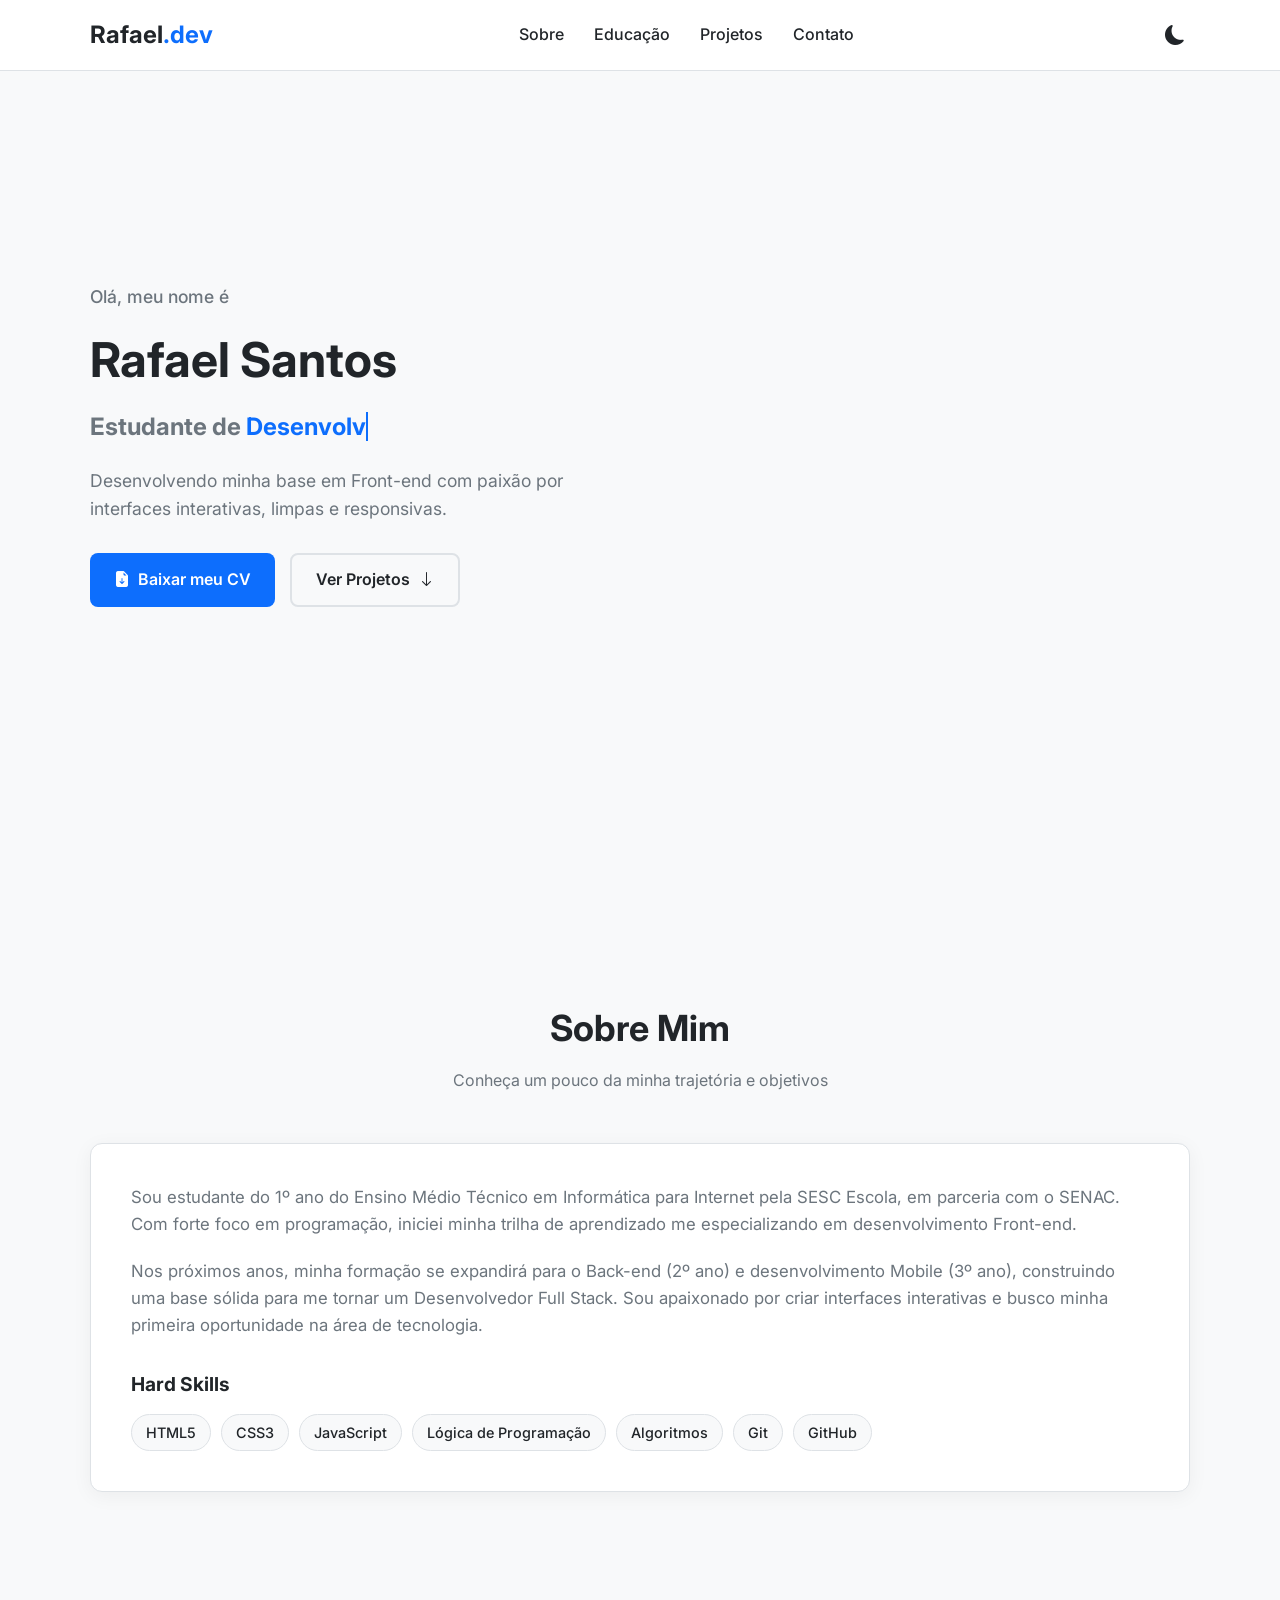
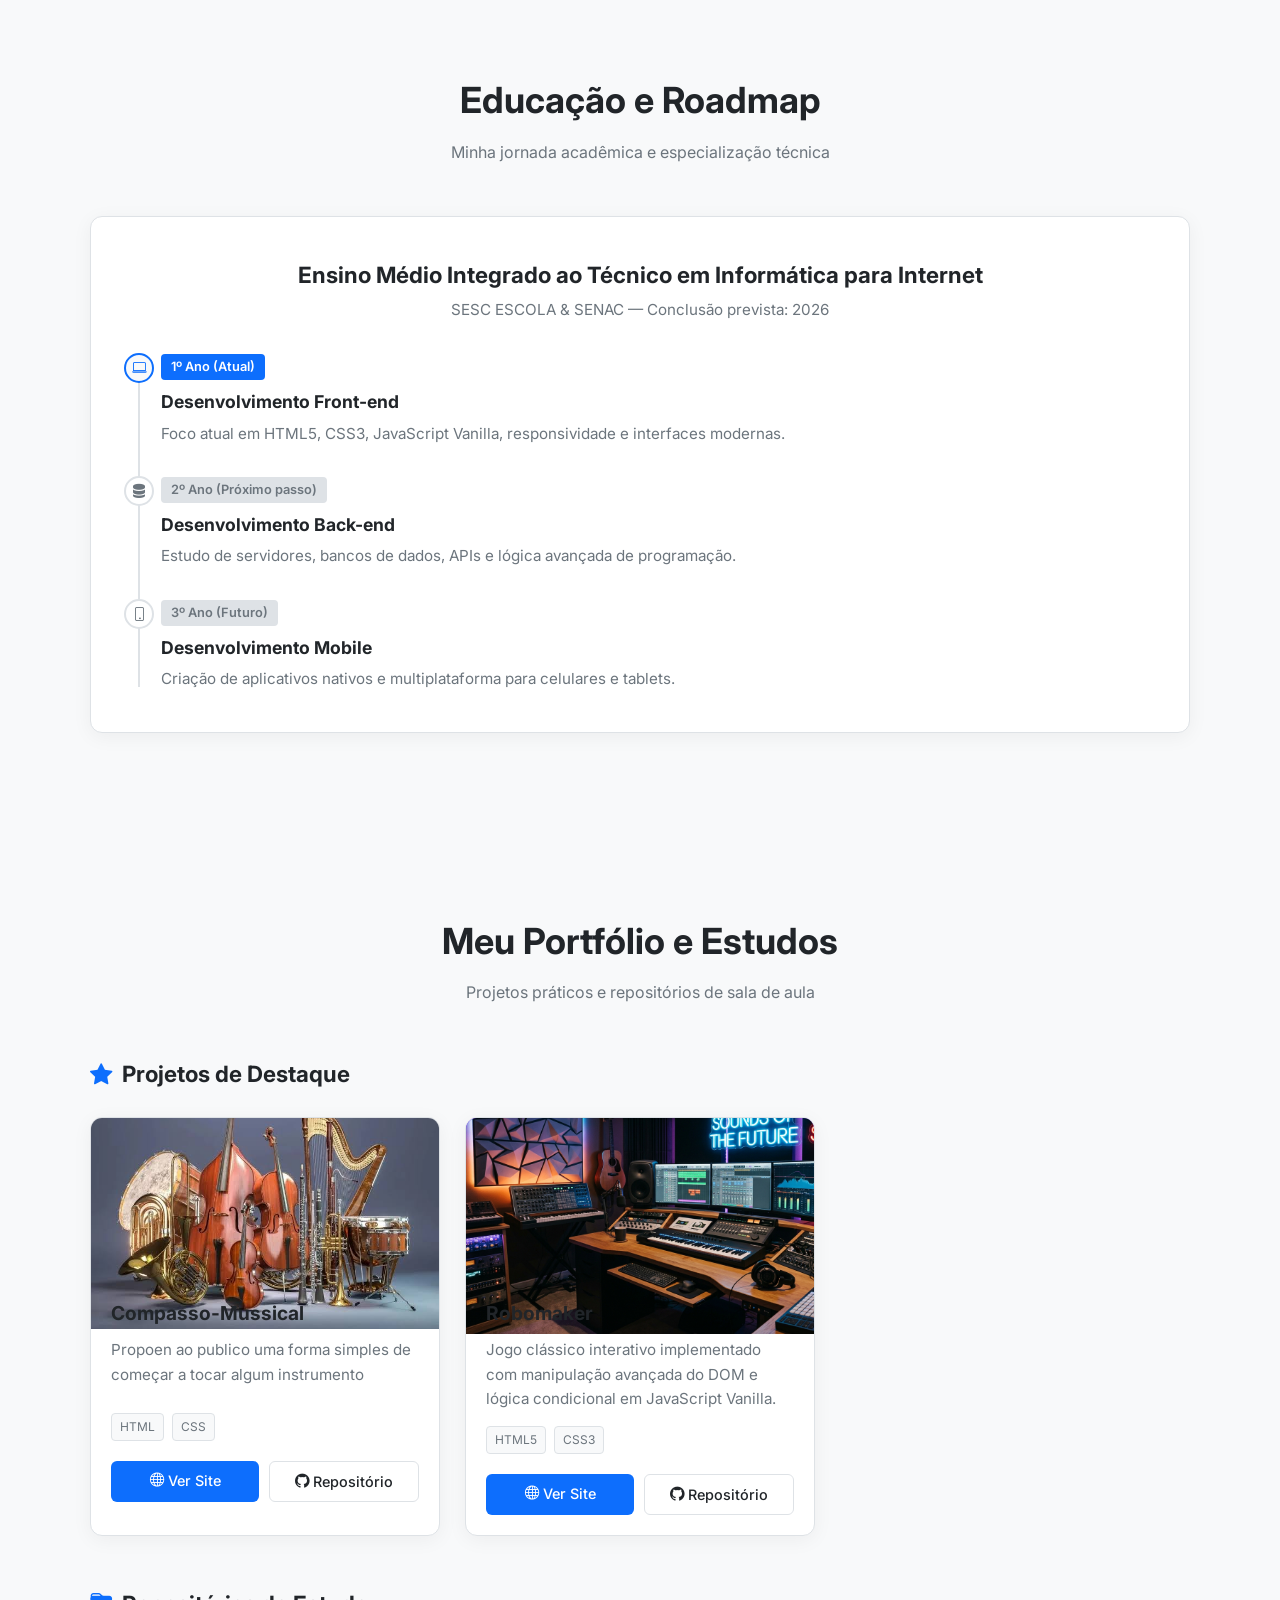
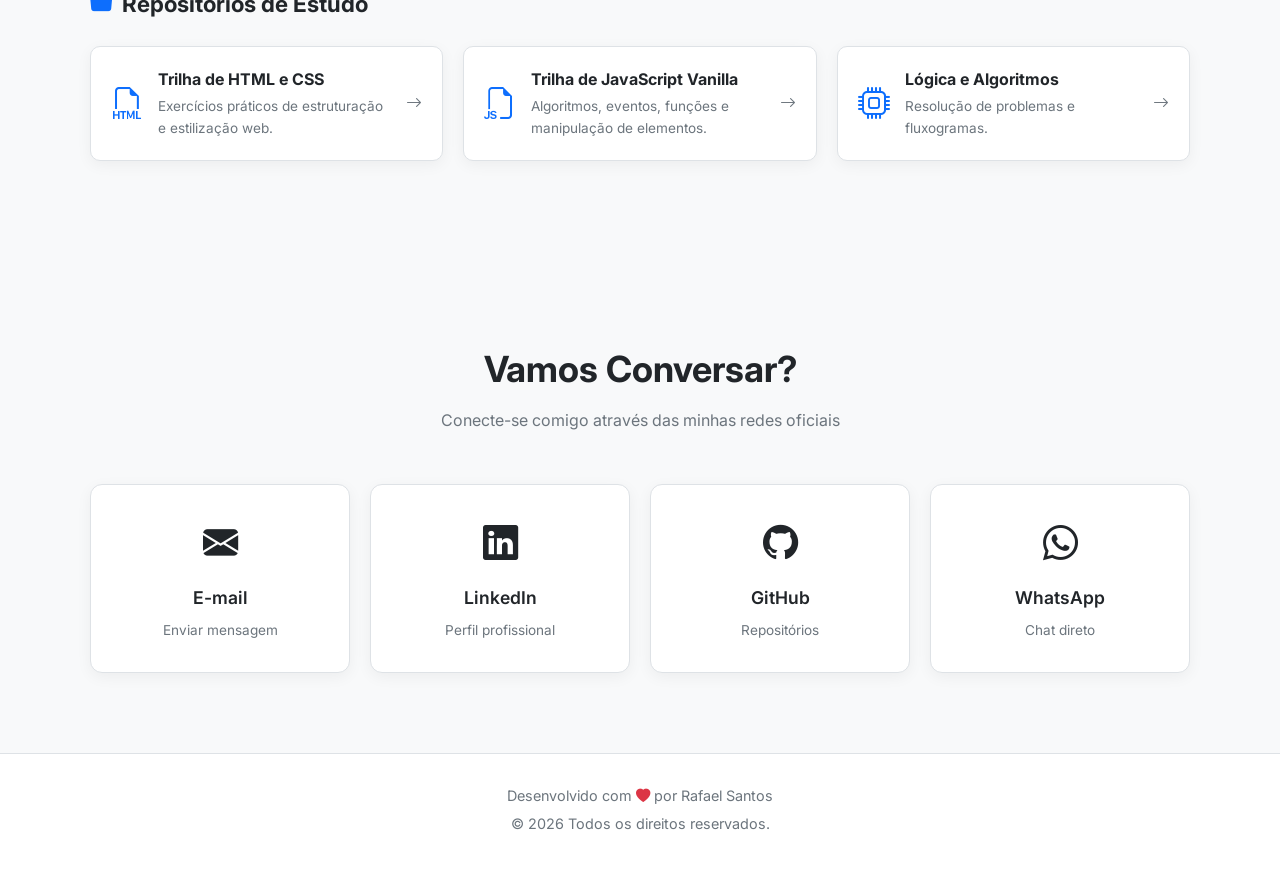
<file: index.html>
<!DOCTYPE html>
<html lang="pt-BR" data-tema="light">
<head>
    <meta charset="UTF-8">
    <meta name="viewport" content="width=device-width, initial-scale=1.0">
    <title>Rafael Santos | Estudante Full Stack</title>
    
    <!-- Google Fonts: Inter -->
    <link rel="preconnect" href="https://fonts.googleapis.com">
    <link rel="preconnect" href="https://fonts.gstatic.com" crossorigin>
    <link href="https://fonts.googleapis.com/css2?family=Inter:wght@300;400;500;600;700&display=swap" rel="stylesheet">
    
    <!-- Bootstrap Icons via CDN -->
    <link rel="stylesheet" href="https://cdn.jsdelivr.net/npm/bootstrap-icons@1.11.3/font/bootstrap-icons.min.css">
    
    <!-- Estilos CSS Personalizados -->
    <link rel="stylesheet" href="style.css">
</head>
<body>

    <!-- Cabeçalho e Menu de Navegação -->
    <header id="cabecalho" class="cabecalho">
        <div class="container nav-container">
            <a href="#" class="logo">Rafael<span>.dev</span></a>
            
            <nav id="menu-navegacao" class="menu-navegacao">
                <ul class="lista-menu">
                    <li><a href="#sobre" class="link-menu">Sobre</a></li>
                    <li><a href="#educacao" class="link-menu">Educação</a></li>
                    <li><a href="#projetos" class="link-menu">Projetos</a></li>
                    <li><a href="#contato" class="link-menu">Contato</a></li>
                </ul>
            </nav>

            <div class="acoes-nav">
                <!-- Botão de Alternância de Tema -->
                <button id="botao-tema" class="botao-tema" aria-label="Alternar modo escuro e claro">
                    <i class="bi bi-moon-fill icone-lua"></i>
                    <i class="bi bi-sun-fill icone-sol"></i>
                </button>

                <!-- Botão Menu Hambúrguer -->
                <button id="botao-menu" class="botao-menu" aria-label="Abrir menu de navegação">
                    <i class="bi bi-list"></i>
                </button>
            </div>
        </div>
    </header>

    <!-- Conteúdo Principal -->
    <main>
        <!-- Seção Hero (Apresentação) -->
        <section id="hero" class="secao hero">
            <div class="container hero-container">
                <div class="hero-conteudo">
                    <span class="saudacao">Olá, meu nome é</span>
                    <h1 class="nome">Rafael Santos</h1>
                    <h2 class="subtitulo">Estudante de <span id="elemento-maquina" class="texto-destaque"></span></h2>
                    <p class="descricao-hero">
                        Desenvolvendo minha base em Front-end com paixão por interfaces interativas, limpas e responsivas.
                    </p>
                    <div class="hero-botoes">
                        <a href="RAFAEL PACÍFICO DOS SANTOS curso.pdf" download class="botao primario">
                            <i class="bi bi-file-earmark-arrow-down-fill"></i> Baixar meu CV
                        </a>
                        <a href="#projetos" class="botao secundario">
                            Ver Projetos <i class="bi bi-arrow-down"></i>
                        </a>
        </section>
        <!-- Seção Sobre Mim -->
        <section id="sobre" class="secao sobre">
            <div class="container">
                <div class="cabecalho-secao">
                    <h2>Sobre Mim</h2>
                    <p>Conheça um pouco da minha trajetória e objetivos</p>
                </div>
                <div class="sobre-grid">
                    <div class="sobre-texto">
                        <p>
                            Sou estudante do 1º ano do Ensino Médio Técnico em Informática para Internet pela SESC Escola, em parceria com o SENAC. Com forte foco em programação, iniciei minha trilha de aprendizado me especializando em desenvolvimento Front-end.
                        </p>
                        <p>
                            Nos próximos anos, minha formação se expandirá para o Back-end (2º ano) e desenvolvimento Mobile (3º ano), construindo uma base sólida para me tornar um Desenvolvedor Full Stack. Sou apaixonado por criar interfaces interativas e busco minha primeira oportunidade na área de tecnologia.
                        </p>
                        <div class="hard-skills">
                            <h3>Hard Skills</h3>
                            <div class="tags-container">
                                <span class="tag">HTML5</span>
                                <span class="tag">CSS3</span>
                                <span class="tag">JavaScript</span>
                                <span class="tag">Lógica de Programação</span>
                                <span class="tag">Algoritmos</span>
                                <span class="tag">Git</span>
                                <span class="tag">GitHub</span>
                            </div>
                        </div>
                    </div>
                </div>
            </div>
        </section>

        <!-- Seção Educação (Opção 1: Linha do Tempo) -->
        <section id="educacao" class="secao educacao">
            <div class="container">
                <div class="cabecalho-secao">
                    <h2>Educação e Roadmap</h2>
                    <p>Minha jornada acadêmica e especialização técnica</p>
                </div>
                
                <div class="card-timeline">
                    <div class="timeline-header">
                        <h3>Ensino Médio Integrado ao Técnico em Informática para Internet</h3>
                        <span class="instituicao">SESC ESCOLA & SENAC — Conclusão prevista: 2026</span>
                    </div>
                    
                    <div class="timeline">
                        <!-- Etapa 1 -->
                        <div class="timeline-item ativo">
                            <div class="timeline-icone">
                                <i class="bi bi-laptop"></i>
                            </div>
                            <div class="timeline-conteudo">
                                <span class="timeline-badge">1º Ano (Atual)</span>
                                <h4>Desenvolvimento Front-end</h4>
                                <p>Foco atual em HTML5, CSS3, JavaScript Vanilla, responsividade e interfaces modernas.</p>
                            </div>
                        </div>

                        <!-- Etapa 2 -->
                        <div class="timeline-item">
                            <div class="timeline-icone">
                                <i class="bi bi-server"></i>
                            </div>
                            <div class="timeline-conteudo">
                                <span class="timeline-badge futuro">2º Ano (Próximo passo)</span>
                                <h4>Desenvolvimento Back-end</h4>
                                <p>Estudo de servidores, bancos de dados, APIs e lógica avançada de programação.</p>
                            </div>
                        </div>

                        <!-- Etapa 3 -->
                        <div class="timeline-item">
                            <div class="timeline-icone">
                                <i class="bi bi-phone"></i>
                            </div>
                            <div class="timeline-conteudo">
                                <span class="timeline-badge futuro">3º Ano (Futuro)</span>
                                <h4>Desenvolvimento Mobile</h4>
                                <p>Criação de aplicativos nativos e multiplataforma para celulares e tablets.</p>
                            </div>
                        </div>
                    </div>
                </div>
            </div>
        </section>

        <!-- Seção Portfólio e Estudos -->
        <section id="projetos" class="secao projetos">
            <div class="container">
                <div class="cabecalho-secao">
                    <h2>Meu Portfólio e Estudos</h2>
                    <p>Projetos práticos e repositórios de sala de aula</p>
                </div>

                <!-- Subseção A: Projetos de Destaque -->
                <div class="subsecao">
                    <h3 class="titulo-subsecao"><i class="bi bi-star-fill"></i> Projetos de Destaque</h3>
                    <div class="projetos-grid">
                        
                        <!-- Projeto 1 -->
                        <div class="card-projeto">
                            <div class="projeto-imagem placeholder-img-1">
                            <img src="instrumentos.jpg" alt="" width=350>
                            </div>
                            <div class="projeto-info">
                                <h4>Compasso-Mussical</h4>
                                <p>Propoen ao publico uma forma simples de começar a tocar algum instrumento </p>
                                <div class="projeto-tags">
                                    <span>HTML</span>
                                    <span>CSS</span>

                                </div>
                                <div class="projeto-botoes">
                                    <a href="https://rafapacifico-oss.github.io/campasso-musical/" target="_blank" class="botao-link"><i class="bi bi-globe"></i> Ver Site</a>
                                    <a href="https://github.com/Rafapacifico-OSS/campasso-musical" target="_blank" class="botao-link secundario"><i class="bi bi-github"></i> Repositório</a>
                                </div>
                            </div>
                        </div>

                        <!-- Projeto 2 -->
                        <div class="card-projeto">
                            <div class="projeto-imagem placeholder-img-2">
                                <i class="bi bi-controller"></i> <img src="Gemini_Generated_Image_b0nnykb0nnykb0nn (1).jpg" alt="220" width="500">

                            </div>
                            <div class="projeto-info">
                                <h4>Robomaker</h4>
                                <p>Jogo clássico interativo implementado com manipulação avançada do DOM e lógica condicional em JavaScript Vanilla.</p>
                                <div class="projeto-tags">
                                    <span>HTML5</span>
                                    <span>CSS3</span>
                                </div>
                                <div class="projeto-botoes">
                                    <a href="https://rafapacifico-oss.github.io/projeto-robomaker/" target="_blank" class="botao-link"><i class="bi bi-globe"></i> Ver Site</a>
                                    <a href="https://github.com/Rafapacifico-OSS/projeto-robomaker" target="_blank" class="botao-link secundario"><i class="bi bi-github"></i> Repositório</a>
                                </div>
                            </div>
                        </div>

                    </div>
                </div>

                <!-- Subseção B: Repositórios de Estudo -->
                <div class="subsecao">
                    <h3 class="titulo-subsecao"> <i class="bi bi-folder-fill"></i> Repositórios de Estudo</h3>
                    <div class="estudos-grid">


                        <a href="https://github.com/Rafapacifico-OSS/html"  target="_blank" class="card-estudo">
                            <i class="bi bi-filetype-html"></i>  
                            <div>
                                <h4>Trilha de HTML e CSS</h4>
                                <p>Exercícios práticos de estruturação e estilização web.</p>
                            </div>
                            <i class="bi bi-arrow-right seta"></i>
                        </a>


                        <a href="https://github.com/Rafapacifico-OSS/JavaScript" target="_blank" class="card-estudo">
                            <i class="bi bi-filetype-js"></i> 
                            <div>
                                <h4>Trilha de JavaScript Vanilla</h4>
                                <p>Algoritmos, eventos, funções e manipulação de elementos.</p>
                            </div>
                            <i class="bi bi-arrow-right seta"></i>
                        </a>


                        <a href="https://github.com/Rafapacifico-OSS/algoritimos-" target="_blank" class="card-estudo">
                            <i class="bi bi-cpu"></i>
                            <div>
                                <h4>Lógica e Algoritmos</h4>
                                <p>Resolução de problemas e fluxogramas.</p>
                            </div>
                            <i class="bi bi-arrow-right seta"></i>
                        </a>
                    </div>
                </div>


            </div>
        </section>

        <!-- Seção Contato e Redes Sociais -->
        <section id="contato" class="secao contato">
            <div class="container">
                <div class="cabecalho-secao">
                    <h2>Vamos Conversar?</h2>
                    <p>Conecte-se comigo através das minhas redes oficiais</p>
                </div>

                <div class="contato-grid">
                    <!-- E-mail -->
                    <a href="https://mail.google.com/mail/u/0/?ogbl#inbox" class="card-contato email">
                        <i class="bi bi-envelope-fill"></i>
                        <span>E-mail</span>
                        <small>Enviar mensagem</small>
                    </a>

                    <!-- LinkedIn -->
                    <a href="https://br.linkedin.com/" target="_blank" class="card-contato linkedin">
                        <i class="bi bi-linkedin"></i>
                        <span>LinkedIn</span>
                        <small>Perfil profissional</small>
                    </a>

                    <!-- GitHub -->
                    <a href="https://github.com/Rafapacifico-OSS" target="_blank" class="card-contato github">
                        <i class="bi bi-github"></i>
                        <span>GitHub</span>
                        <small>Repositórios</small>
                    </a>

                    <!-- WhatsApp -->
                    <a href="https://wa.me/5565992714341" target="_blank" class="card-contato whatsapp">
                        <i class="bi bi-whatsapp"></i>
                        <span>WhatsApp</span>
                        <small>Chat direto</small>
                    </a>
                </div>
            </div>
        </section>
    </main>

    <!-- Rodapé -->
    <footer class="rodape">
        <div class="container rodape-container">
            <p>Desenvolvido com <i class="bi bi-heart-fill cor-coracao"></i> por Rafael Santos</p>
            <p>&copy; <span id="ano-atual"></span> Todos os direitos reservados.</p>
        </div>
    </footer>

    <!-- Botão Flutuante Voltar ao Topo -->
    <button id="botao-topo" class="botao-topo" aria-label="Voltar ao topo da página">
        <i class="bi bi-arrow-up"></i>
    </button>

    <!-- Script JavaScript -->
    <script src="script.js"></script>
</body>
</html>
</file>
<file: style.css>
/* =========================================
   VARIÁVEIS E CONFIGURAÇÕES GLOBAIS (:root)
   ========================================= */
:root {
    --fundo-light: #F8F9FA;
    --texto-light: #212529;
    --primaria-light: #0D6EFD;
    --secundaria-light: #6C757D;
    --card-light: #FFFFFF;
    --borda-light: #DEE2E6;
    --sombra-light: rgba(0, 0, 0, 0.05);
    
    --fundo-dark: #121212;
    --texto-dark: #E0E0E0;
    --primaria-dark: #BB86FC;
    --secundaria-dark: #A0A0A0;
    --card-dark: #1E1E1E;
    --borda-dark: #2C2C2C;
    --sombra-dark: rgba(0, 0, 0, 0.3);

    --transicao: all 0.3s ease-in-out;
}

/* Aplicação de Cores baseadas no Atributo data-tema */
[data-tema="light"] {
    --fundo: var(--fundo-light);
    --texto: var(--texto-light);
    --primaria: var(--primaria-light);
    --secundaria: var(--secundaria-light);
    --card: var(--card-light);
    --borda: var(--borda-light);
    --sombra: var(--sombra-light);
}

[data-tema="dark"] {
    --fundo: var(--fundo-dark);
    --texto: var(--texto-dark);
    --primaria: var(--primaria-dark);
    --secundaria: var(--secundaria-dark);
    --card: var(--card-dark);
    --borda: var(--borda-dark);
    --sombra: var(--sombra-dark);
}

/* Reset e Configurações Básicas */
* {
    margin: 0;
    padding: 0;
    box-sizing: border-box;
    font-family: 'Inter', sans-serif;
    scroll-behavior: smooth;
}

body {
    background-color: var(--fundo);
    color: var(--texto);
    transition: var(--transicao);
    line-height: 1.6;
}

ul {
    list-style: none;
}

a {
    text-decoration: none;
    color: inherit;
}

/* Scrollbar Personalizada */
::-webkit-scrollbar {
    width: 10px;
}
::-webkit-scrollbar-track {
    background: var(--fundo);
}
::-webkit-scrollbar-thumb {
    background: var(--secundaria);
    border-radius: 5px;
}
::-webkit-scrollbar-thumb:hover {
    background: var(--primaria);
}

/* Container padrão */
.container {
    width: 100%;
    max-width: 1140px;
    margin: 0 auto;
    padding: 0 20px;
}

/* =========================================
   CABEÇALHO E NAVEGAÇÃO
   ========================================= */
.cabecalho {
    position: fixed;
    top: 0;
    left: 0;
    width: 100%;
    background-color: var(--card);
    border-bottom: 1px solid var(--borda);
    z-index: 1000;
    transition: var(--transicao);
}

.nav-container {
    display: flex;
    justify-content: space-between;
    align-items: center;
    height: 70px;
}

.logo {
    font-size: 1.5rem;
    font-weight: 700;
    color: var(--texto);
}

.logo span {
    color: var(--primaria);
}

.lista-menu {
    display: flex;
    gap: 30px;
}

.link-menu {
    font-weight: 500;
    color: var(--texto);
    transition: var(--transicao);
}

.link-menu:hover {
    color: var(--primaria);
}

.acoes-nav {
    display: flex;
    align-items: center;
    gap: 15px;
}

.botao-tema, .botao-menu {
    background: none;
    border: none;
    font-size: 1.25rem;
    color: var(--texto);
    cursor: pointer;
    padding: 5px;
    transition: var(--transicao);
}

.botao-tema:hover, .botao-menu:hover {
    color: var(--primaria);
}

/* Controle de Ícones do Tema */
[data-tema="light"] .icone-lua { display: inline-block; }
[data-tema="light"] .icone-sol { display: none; }
[data-tema="dark"] .icone-lua { display: none; }
[data-tema="dark"] .icone-sol { display: inline-block; }

.botao-menu {
    display: none; /* Oculto em desktop */
}

/* =========================================
   SEÇÕES GERAIS
   ========================================= */
.secao {
    padding: 100px 0 80px 0;
}

.cabecalho-secao {
    text-align: center;
    margin-bottom: 50px;
}

.cabecalho-secao h2 {
    font-size: 2.25rem;
    margin-bottom: 10px;
    color: var(--texto);
}

.cabecalho-secao p {
    color: var(--secundaria);
    font-size: 1rem;
}

/* =========================================
   SEÇÃO HERO
   ========================================= */
.hero {
    min-height: 100vh;
    display: flex;
    align-items: center;
    padding-top: 70px;
}

.hero-container {
    display: grid;
    grid-template-columns: 1.2fr 0.8fr;
    gap: 40px;
    align-items: center;
}

.saudacao {
    font-size: 1.1rem;
    color: var(--secundaria);
    font-weight: 500;
}

.nome {
    font-size: 3rem;
    font-weight: 700;
    margin: 10px 0;
    color: var(--texto);
}

.subtitulo {
    font-size: 1.5rem;
    color: var(--secundaria);
    margin-bottom: 20px;
}

.texto-destaque {
    color: var(--primaria);
    border-right: 2px solid var(--primaria);
    animation: piscar 0.75s infinite;
}

@keyframes piscar {
    from { border-color: transparent; }
    to { border-color: var(--primaria); }
}

.descricao-hero {
    font-size: 1.1rem;
    color: var(--secundaria);
    margin-bottom: 30px;
    max-width: 500px;
}

.hero-botoes {
    display: flex;
    gap: 15px;
}

.botao {
    display: inline-flex;
    align-items: center;
    gap: 8px;
    padding: 12px 24px;
    border-radius: 8px;
    font-weight: 600;
    transition: var(--transicao);
}

.botao.primario {
    background-color: var(--primaria);
    color: #fff;
}
[data-tema="dark"] .botao.primario {
    color: #121212;
}

.botao.primario:hover {
    opacity: 0.9;
    transform: translateY(-2px);
}

.botao.secundario {
    background-color: transparent;
    border: 2px solid var(--borda);
    color: var(--texto);
}

.botao.secundario:hover {
    border-color: var(--primaria);
    color: var(--primaria);
    transform: translateY(-2px);
}

.hero-imagem {
    display: flex;
    justify-content: center;
}

.avatar-container {
    width: 250px;
    height: 250px;
    background-color: var(--card);
    border: 2px solid var(--borda);
    border-radius: 50%;
    display: flex;
    align-items: center;
    justify-content: center;
    box-shadow: 0 10px 30px var(--sombra);
}

.avatar-icone {
    font-size: 5rem;
    color: var(--primaria);
}

/* =========================================
   SEÇÃO SOBRE MIM
   ========================================= */
.sobre-grid {
    background-color: var(--card);
    border: 1px solid var(--borda);
    border-radius: 12px;
    padding: 40px;
    box-shadow: 0 4px 20px var(--sombra);
}

.sobre-texto p {
    margin-bottom: 20px;
    color: var(--secundaria);
    font-size: 1.05rem;
}

.hard-skills {
    margin-top: 30px;
}

.hard-skills h3 {
    font-size: 1.2rem;
    margin-bottom: 15px;
    color: var(--texto);
}

.tags-container {
    display: flex;
    flex-wrap: wrap;
    gap: 10px;
}

.tag {
    background-color: var(--fundo);
    border: 1px solid var(--borda);
    color: var(--texto);
    padding: 6px 14px;
    border-radius: 20px;
    font-size: 0.9rem;
    font-weight: 500;
    transition: var(--transicao);
}

.tag:hover {
    border-color: var(--primaria);
    color: var(--primaria);
    transform: translateY(-2px);
}

/* =========================================
   SEÇÃO EDUCAÇÃO (TIMELINE - OPÇÃO 1)
   ========================================= */
.card-timeline {
    background-color: var(--card);
    border: 1px solid var(--borda);
    border-radius: 12px;
    padding: 40px;
    box-shadow: 0 4px 20px var(--sombra);
}

.timeline-header {
    margin-bottom: 30px;
    text-align: center;
}

.timeline-header h3 {
    font-size: 1.4rem;
    margin-bottom: 5px;
    color: var(--texto);
}

.instituicao {
    color: var(--secundaria);
    font-size: 0.95rem;
}

.timeline {
    position: relative;
    padding-left: 30px;
}

.timeline::before {
    content: '';
    position: absolute;
    left: 7px;
    top: 5px;
    bottom: 5px;
    width: 2px;
    background-color: var(--borda);
}

.timeline-item {
    position: relative;
    margin-bottom: 30px;
}

.timeline-item:last-child {
    margin-bottom: 0;
}

.timeline-icone {
    position: absolute;
    left: -37px;
    top: 0;
    width: 30px;
    height: 30px;
    background-color: var(--card);
    border: 2px solid var(--borda);
    border-radius: 50%;
    display: flex;
    align-items: center;
    justify-content: center;
    font-size: 0.9rem;
    color: var(--secundaria);
    transition: var(--transicao);
}

.timeline-item.ativo .timeline-icone {
    border-color: var(--primaria);
    color: var(--primaria);
    background-color: var(--fundo);
}

.timeline-badge {
    display: inline-block;
    font-size: 0.8rem;
    font-weight: 600;
    padding: 3px 10px;
    border-radius: 4px;
    margin-bottom: 8px;
    background-color: var(--primaria);
    color: #fff;
}
[data-tema="dark"] .timeline-badge {
    color: #121212;
}

.timeline-badge.futuro {
    background-color: var(--borda);
    color: var(--secundaria);
}

.timeline-conteudo h4 {
    font-size: 1.1rem;
    margin-bottom: 5px;
    color: var(--texto);
}

.timeline-conteudo p {
    font-size: 0.95rem;
    color: var(--secundaria);
}

/* =========================================
   SEÇÃO PORTFÓLIO E ESTUDOS
   ========================================= */
.subsecao {
    margin-bottom: 50px;
}

.subsecao:last-child {
    margin-bottom: 0;
}

.titulo-subsecao {
    font-size: 1.4rem;
    margin-bottom: 25px;
    display: flex;
    align-items: center;
    gap: 10px;
    color: var(--texto);
}

.titulo-subsecao i {
    color: var(--primaria);
}

/* Projetos de Destaque Grid (3 colunas em Desktop) */
.projetos-grid {
    display: grid;
    grid-template-columns: repeat(3, 1fr);
    gap: 25px;
}

.card-projeto {
    background-color: var(--card);
    border: 1px solid var(--borda);
    border-radius: 12px;
    overflow: hidden;
    box-shadow: 0 4px 20px var(--sombra);
    transition: var(--transicao);
    
}

.card-projeto:hover {
    transform: translateY(-5px);
    border-color: var(--primaria);
}

.projeto-imagem {
    height: 160px;
    display: flex;
    align-items: center;
    justify-content: center;
    font-size: 3rem;
    color: #fff;
}

.placeholder-img-1 { background: linear-gradient(135deg, #0d6efd, #0dcaf0); }
.placeholder-img-2 { background: linear-gradient(135deg, #6610f2, #6f42c1); }

.projeto-info {
    padding: 20px;
}

.projeto-info h4 {
    font-size: 1.2rem;
    margin-bottom: 10px;
    color: var(--texto);
}

.projeto-info p {
    font-size: 0.95rem;
    color: var(--secundaria);
    margin-bottom: 15px;
    min-height: 60px;
}

.projeto-tags {
    display: flex;
    gap: 8px;
    margin-bottom: 20px;
    flex-wrap: wrap;
}

.projeto-tags span {
    font-size: 0.75rem;
    background-color: var(--fundo);
    border: 1px solid var(--borda);
    padding: 3px 8px;
    border-radius: 4px;
    color: var(--secundaria);
}

.projeto-botoes {
    display: flex;
    gap: 10px;
}

.botao-link {
    flex: 1;
    text-align: center;
    padding: 8px;
    font-size: 0.9rem;
    font-weight: 500;
    border-radius: 6px;
    background-color: var(--primaria);
    color: #fff;
    transition: var(--transicao);
}
[data-tema="dark"] .botao-link {
    color: #121212;
}

.botao-link.secundario {
    background-color: transparent;
    border: 1px solid var(--borda);
    color: var(--texto);
}

.botao-link:hover {
    opacity: 0.85;
}

/* Repositórios de Estudo Grid */
.estudos-grid {
    display: grid;
    grid-template-columns: repeat(3, 1fr);
    gap: 20px;
}

.card-estudo {
    background-color: var(--card);
    border: 1px solid var(--borda);
    border-radius: 10px;
    padding: 20px;
    display: flex;
    align-items: center;
    gap: 15px;
    box-shadow: 0 4px 15px var(--sombra);
    transition: var(--transicao);
}

.card-estudo i:first-child {
    font-size: 2rem;
    color: var(--primaria);
}

.card-estudo div {
    flex: 1;
}

.card-estudo h4 {
    font-size: 1rem;
    margin-bottom: 3px;
    color: var(--texto);
}

.card-estudo p {
    font-size: 0.85rem;
    color: var(--secundaria);
}

.seta {
    color: var(--secundaria);
    transition: var(--transicao);
}

.card-estudo:hover {
    border-color: var(--primaria);
    transform: translateY(-3px);
}

.card-estudo:hover .seta {
    color: var(--primaria);
    transform: translateX(5px);
}

/* =========================================
   SEÇÃO CONTATO E REDES SOCIAIS
   ========================================= */
.contato-grid {
    display: grid;
    grid-template-columns: repeat(4, 1fr);
    gap: 20px;
}

.card-contato {
    background-color: var(--card);
    border: 1px solid var(--borda);
    border-radius: 12px;
    padding: 30px 20px;
    text-align: center;
    box-shadow: 0 4px 15px var(--sombra);
    transition: var(--transicao);
    display: flex;
    flex-direction: column;
    align-items: center;
    gap: 8px;
}

.card-contato i {
    font-size: 2.2rem;
    margin-bottom: 5px;
    transition: var(--transicao);
}

.card-contato span {
    font-weight: 600;
    font-size: 1.1rem;
    color: var(--texto);
}

.card-contato small {
    font-size: 0.85rem;
    color: var(--secundaria);
}

/* Hovers Personalizados para Redes Sociais */
.card-contato.email:hover {
    border-color: #EA4335;
    background-color: rgba(234, 67, 53, 0.05);
}
.card-contato.email:hover i { color: #EA4335; }

.card-contato.linkedin:hover {
    border-color: #0A66C2;
    background-color: rgba(10, 102, 194, 0.05);
}
.card-contato.linkedin:hover i { color: #0A66C2; }

.card-contato.github:hover {
    border-color: #333;
    background-color: rgba(51, 51, 51, 0.05);
}
.card-contato.github:hover i { color: var(--texto); }

.card-contato.whatsapp:hover {
    border-color: #25D366;
    background-color: rgba(37, 211, 102, 0.05);
}
.card-contato.whatsapp:hover i { color: #25D366; }

.card-contato:hover {
    transform: translateY(-5px);
}

/* =========================================
   RODAPÉ E BOTÃO TOPO
   ========================================= */
.rodape {
    background-color: var(--card);
    border-top: 1px solid var(--borda);
    padding: 30px 0;
    text-align: center;
}

.rodape-container p {
    color: var(--secundaria);
    font-size: 0.9rem;
    margin-bottom: 5px;
}

.cor-coracao {
    color: #dc3545;
}

/* Botão Voltar ao Topo */
.botao-topo {
    position: fixed;
    bottom: 30px;
    right: 30px;
    width: 45px;
    height: 45px;
    background-color: var(--primaria);
    color: #fff;
    border: none;
    border-radius: 50%;
    font-size: 1.2rem;
    cursor: pointer;
    display: flex;
    align-items: center;
    justify-content: center;
    box-shadow: 0 4px 15px var(--sombra);
    opacity: 0;
    visibility: hidden;
    transition: var(--transicao);
    z-index: 999;
}
[data-tema="dark"] .botao-topo {
    color: #121212;
}

.botao-topo.visivel {
    opacity: 1;
    visibility: visible;
}

.botao-topo:hover {
    transform: translateY(-3px);
    opacity: 0.9;
}

/* =========================================
   RESPONSIVIDADE (MEDIA QUERIES)
   ========================================= */
@media (max-width: 992px) {
    .hero-container {
        grid-template-columns: 1fr;
        text-align: center;
        padding-top: 30px;
    }

    .hero-conteudo {
        display: flex;
        flex-direction: column;
        align-items: center;
    }

    .descricao-hero {
        max-width: 100%;
    }

    .projetos-grid, .estudos-grid {
        grid-template-columns: repeat(2, 1fr);
    }

    .contato-grid {
        grid-template-columns: repeat(2, 1fr);
    }
}

@media (max-width: 768px) {
    .botao-menu {
        display: block;
    }

    .menu-navegacao {
        position: absolute;
        top: 70px;
        left: 0;
        width: 100%;
        background-color: var(--card);
        border-bottom: 1px solid var(--borda);
        padding: 20px 0;
        transform: translateY(-150%);
        opacity: 0;
        transition: var(--transicao);
        pointer-events: none;
    }

    .menu-navegacao.ativo {
        transform: translateY(0);
        opacity: 1;
        pointer-events: auto;
    }

    .lista-menu {
        flex-direction: column;
        align-items: center;
        gap: 15px;
    }

    .projetos-grid, .estudos-grid {
        grid-template-columns: 1fr;
    }

    .contato-grid {
        grid-template-columns: 1fr;
    }

    .nome {
        font-size: 2.2rem;
    }
}
</file>
